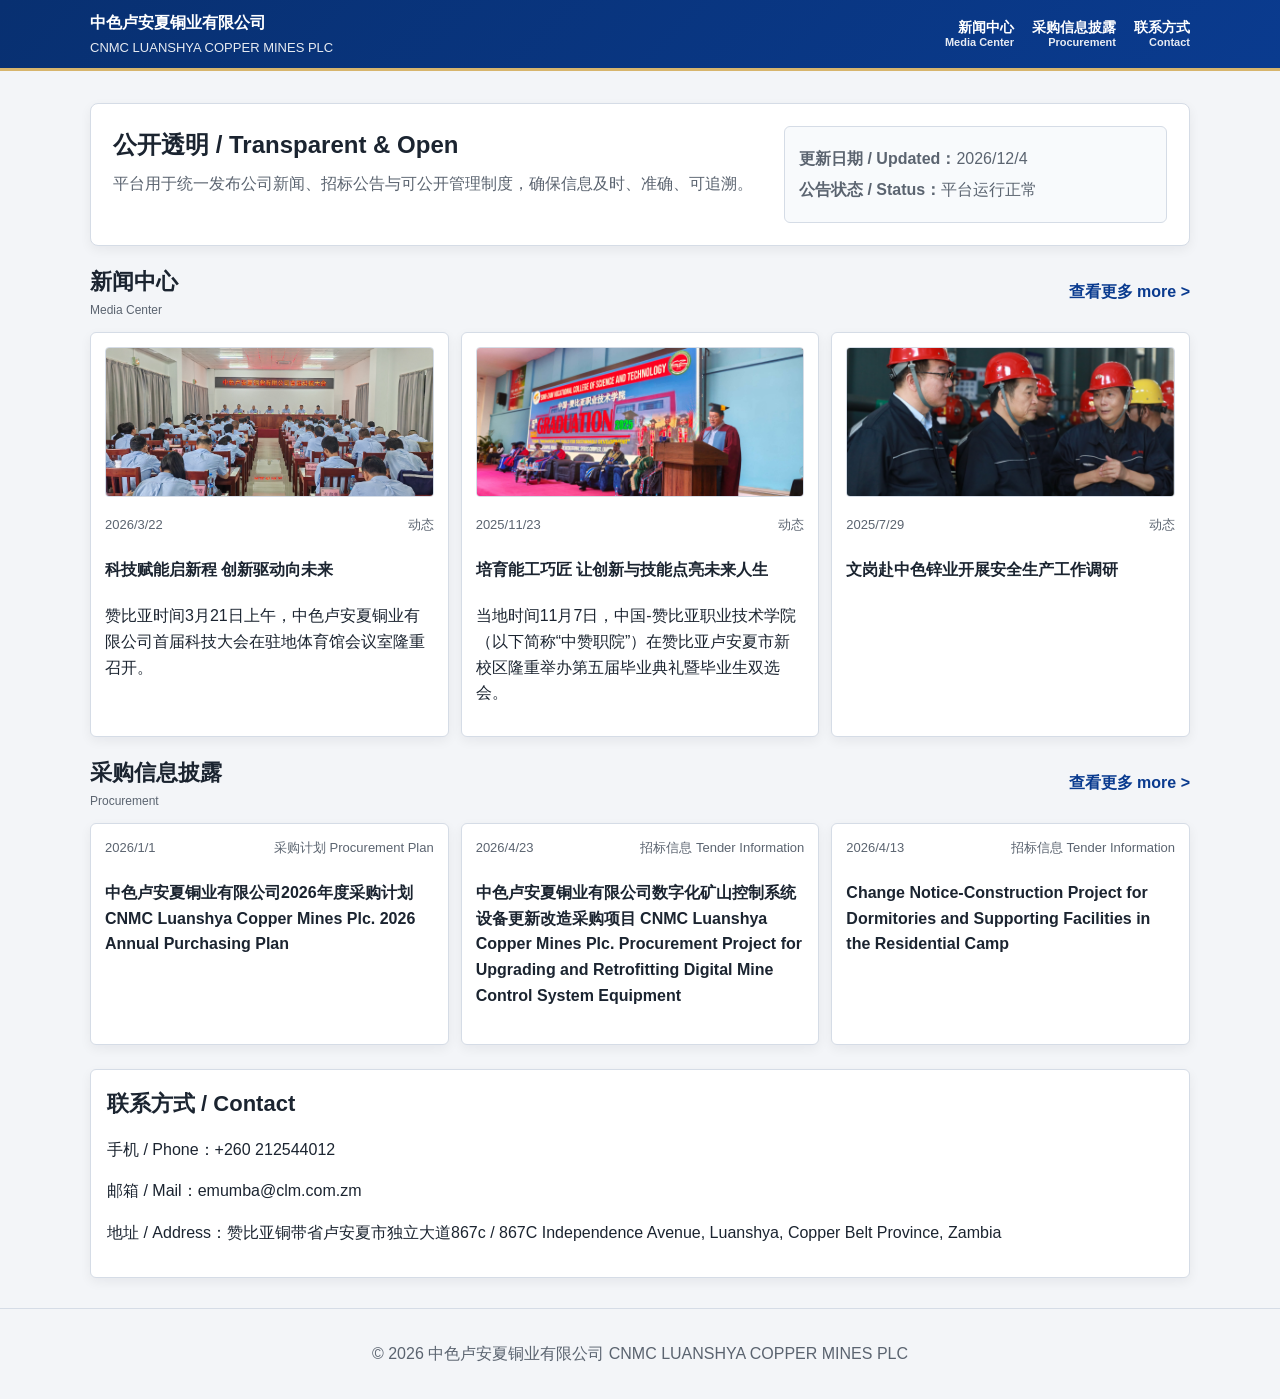
<file: index.html>
<!doctype html>
<html lang="zh-CN">
  <head>
    <meta charset="UTF-8" />
    <meta name="viewport" content="width=device-width, initial-scale=1.0" />
    <title>中色卢安夏铜业有限公司</title>
    <link rel="stylesheet" href="styles.css" />
  </head>
  <body>
    <header class="site-header site-header--sticky">
      <div class="container header-inner">
        <div class="brand-wrap">
          <p class="brand-cn">中色卢安夏铜业有限公司</p>
          <p class="brand-en">CNMC LUANSHYA COPPER MINES PLC</p>
        </div>
        <nav class="main-nav">
          <a href="#news">
            <span class="nav-cn">新闻中心</span>
            <span class="nav-en">Media Center</span>
          </a>
          <a href="#invites">
            <span class="nav-cn">采购信息披露</span>
            <span class="nav-en">Procurement</span>
          </a>
          <!-- <a href="#policies">
            <span class="nav-cn">管理制度</span>
            <span class="nav-en">Policies</span>
          </a> -->
          <a href="#contact">
            <span class="nav-cn">联系方式</span>
            <span class="nav-en">Contact</span>
          </a>
        </nav>
      </div>
    </header>

    <main class="container page-main">
      <section class="hero">
        <div>
          <h2>公开透明 / Transparent & Open</h2>
          <p>
            平台用于统一发布公司新闻、招标公告与可公开管理制度，确保信息及时、准确、可追溯。
          </p>
        </div>
        <div class="hero-meta">
          <p><strong>更新日期 / Updated：</strong><span id="today"></span></p>
          <p><strong>公告状态 / Status：</strong>平台运行正常</p>
        </div>
      </section>

      <section id="news" class="section section--compact">
        <div class="section-head">
          <div>
            <h3>新闻中心</h3>
            <p class="section-sub">Media Center</p>
          </div>
          <a class="more-link" href="list.html?type=news">查看更多 more &gt;</a>
        </div>
        <div class="card-list" id="news-list"></div>
      </section>

      <section id="invites" class="section section--compact">
        <div class="section-head">
          <div>
            <h3>采购信息披露</h3>
            <p class="section-sub">Procurement</p>
          </div>
          <a class="more-link" href="list.html?type=invites">查看更多 more &gt;</a>
        </div>
        <div class="card-list" id="invite-list"></div>
      </section>

      <!-- <section id="policies" class="section">
        <div class="section-head">
          <div>
            <h3>管理制度</h3>
            <p class="section-sub">Policies</p>
          </div>
          <a class="more-link" href="list.html?type=policies">查看更多 more &gt;</a>
        </div>
        <div class="card-list" id="policy-list"></div>
      </section> -->

      <section id="contact" class="section contact">
        <h3>联系方式 / Contact</h3>
        <p>手机 / Phone：+260 212544012</p>
        <p>邮箱 / Mail：emumba@clm.com.zm</p>
        <p>地址 / Address：赞比亚铜带省卢安夏市独立大道867c / 867C Independence Avenue, Luanshya, Copper Belt Province, Zambia</p>
      </section>
    </main>

    <footer class="site-footer">
      <div class="container">
        <p>© 2026 中色卢安夏铜业有限公司 CNMC LUANSHYA COPPER MINES PLC</p>
      </div>
    </footer>

    <script src="site-data.js"></script>
    <script src="app.js"></script>
  </body>
</html>
</file>
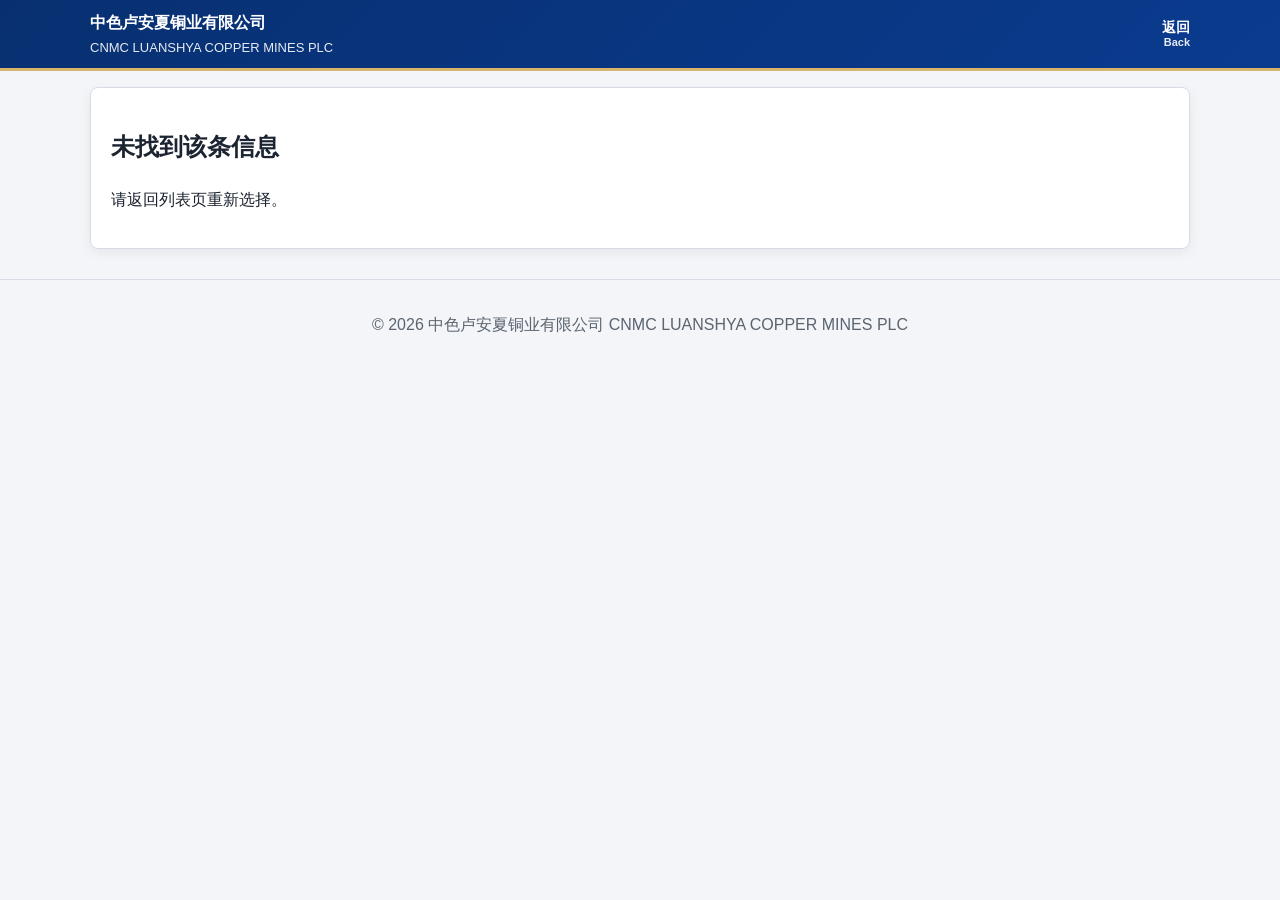
<file: detail.html>
<!doctype html>
<html lang="zh-CN">
  <head>
    <meta charset="UTF-8" />
    <meta name="viewport" content="width=device-width, initial-scale=1.0" />
    <title>详情页 - 中色卢安夏铜业有限公司</title>
    <link rel="stylesheet" href="styles.css" />
  </head>
  <body>
    <header class="site-header site-header--sticky">
      <div class="container header-inner">
        <div class="brand-wrap">
          <p class="brand-cn">中色卢安夏铜业有限公司</p>
          <p class="brand-en">CNMC LUANSHYA COPPER MINES PLC</p>
        </div>
        <nav class="main-nav">
          <a id="back-to-list" href="index.html">
            <span class="nav-cn">返回</span>
            <span class="nav-en">Back</span>
          </a>
        </nav>
      </div>
    </header>

    <main class="container">
      <article class="detail-box" id="detail-box"></article>
    </main>

    <footer class="site-footer">
      <div class="container">
        <p>© 2026 中色卢安夏铜业有限公司 CNMC LUANSHYA COPPER MINES PLC</p>
      </div>
    </footer>

    <script src="site-data.js"></script>
    <script src="detail.js"></script>
  </body>
</html>
</file>
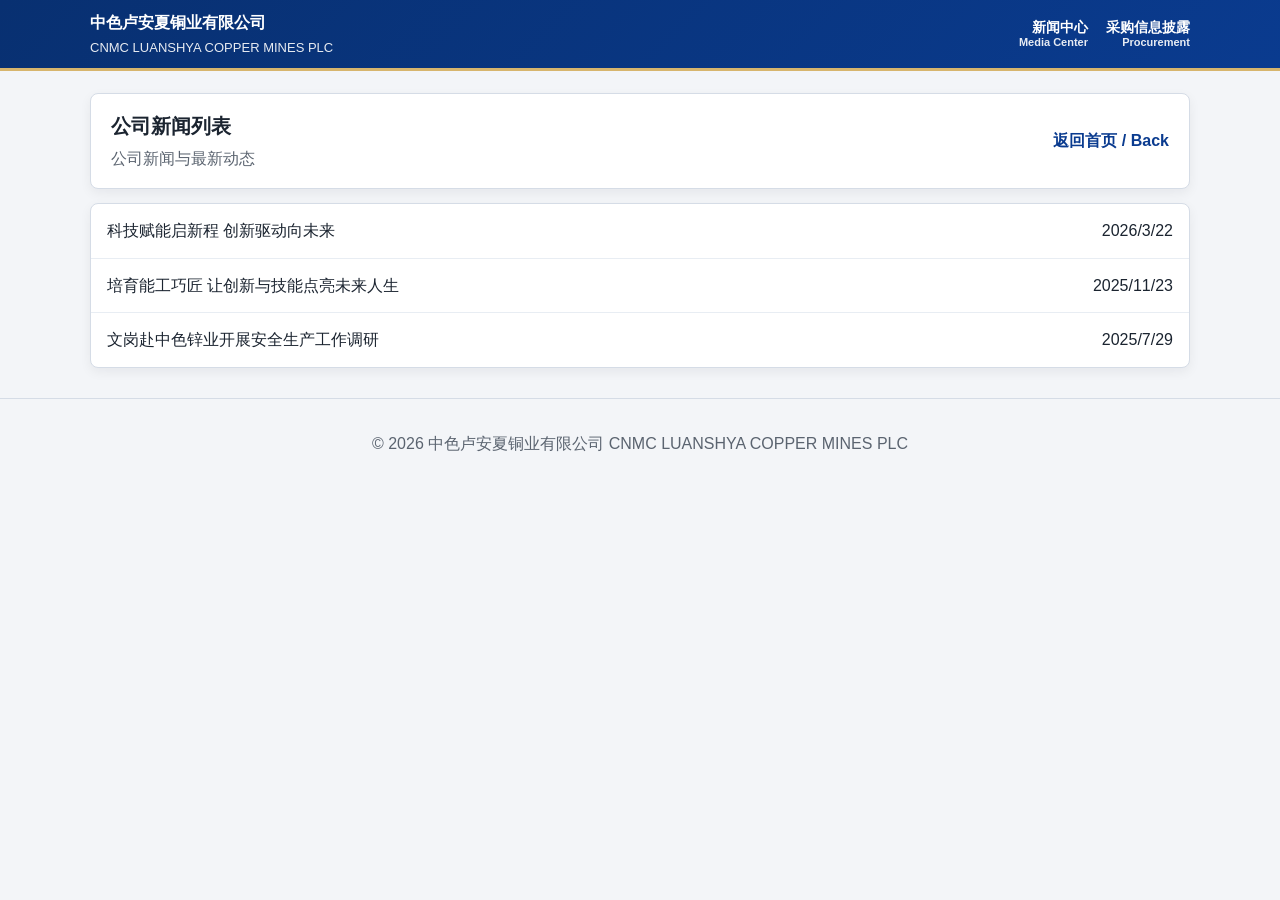
<file: list.html>
<!doctype html>
<html lang="zh-CN">
  <head>
    <meta charset="UTF-8" />
    <meta name="viewport" content="width=device-width, initial-scale=1.0" />
    <title>列表页 - 中色卢安夏铜业有限公司</title>
    <link rel="stylesheet" href="styles.css" />
  </head>
  <body>
    <header class="site-header site-header--sticky">
      <div class="container header-inner">
        <div class="brand-wrap">
          <p class="brand-cn">中色卢安夏铜业有限公司</p>
          <p class="brand-en">CNMC LUANSHYA COPPER MINES PLC</p>
        </div>
        <nav class="main-nav">
          <a href="index.html#news">
            <span class="nav-cn">新闻中心</span>
            <span class="nav-en">Media Center</span>
          </a>
          <a href="index.html#invites">
            <span class="nav-cn">采购信息披露</span>
            <span class="nav-en">Procurement</span>
          </a>
          <!-- <a href="index.html#policies">
            <span class="nav-cn">管理制度</span>
            <span class="nav-en">Policies</span>
          </a> -->
        </nav>
      </div>
    </header>

    <main class="container">
      <section class="list-page-head">
        <div>
          <h2 id="list-page-title">信息列表</h2>
          <p id="list-page-desc">正在加载列表...</p>
        </div>
        <a class="text-link" href="index.html">返回首页 / Back</a>
      </section>
      <section class="list-rows" id="list-rows"></section>
    </main>

    <footer class="site-footer">
      <div class="container">
        <p>© 2026 中色卢安夏铜业有限公司 CNMC LUANSHYA COPPER MINES PLC</p>
      </div>
    </footer>

    <script src="site-data.js"></script>
    <script src="list.js"></script>
  </body>
</html>
</file>
<file: styles.css>
:root {
  --bg: #f3f5f8;
  --card: #ffffff;
  --text: #1b2430;
  --muted: #5b6470;
  --primary: #0a3b8f;
  --border: #d5dce6;
  --shadow: 0 4px 12px rgba(17, 24, 39, 0.06);
}

* {
  box-sizing: border-box;
}

body {
  margin: 0;
  font-family: -apple-system, BlinkMacSystemFont, "Segoe UI", "PingFang SC",
    "Hiragino Sans GB", "Microsoft YaHei", sans-serif;
  color: var(--text);
  background: var(--bg);
  line-height: 1.6;
}

.container {
  width: min(1100px, 92%);
  margin: 0 auto;
}

.site-header {
  background: linear-gradient(135deg, #083071, #0a3b8f);
  color: #fff;
  padding: 10px 0;
  border-bottom: 3px solid #d7b56d;
}

.header-inner {
  display: flex;
  justify-content: space-between;
  align-items: center;
  gap: 12px;
}

.brand-cn {
  margin: 0;
  font-weight: 700;
}

.brand-en {
  margin: 2px 0 0;
  opacity: 0.9;
  font-size: 13px;
  text-transform: uppercase;
}

.site-header--sticky {
  position: sticky;
  top: 0;
  z-index: 50;
}

.main-nav {
  display: flex;
  gap: 18px;
  align-items: center;
}

.main-nav a {
  color: #fff;
  text-decoration: none;
  font-weight: 700;
  display: flex;
  flex-direction: column;
  gap: 1px;
  text-align: right;
}

.nav-cn {
  font-size: 14px;
  line-height: 1.1;
}

.nav-en {
  font-size: 11px;
  opacity: 0.9;
  line-height: 1.1;
}

.page-main {
  padding-top: 10px;
}

.hero {
  margin-top: 22px;
  background: #fff;
  border: 1px solid var(--border);
  border-radius: 8px;
  padding: 22px;
  box-shadow: var(--shadow);
  display: grid;
  grid-template-columns: 1.7fr 1fr;
  gap: 20px;
}

.hero h2 {
  margin: 0 0 6px;
  font-size: 24px;
}

.hero p {
  margin: 0;
  color: var(--muted);
}

.hero-meta {
  background: #f8fafc;
  border: 1px solid var(--border);
  border-radius: 6px;
  padding: 14px;
}

.hero-meta p {
  margin: 5px 0;
}

.section {
  margin-top: 24px;
}

.section--compact {
  margin-top: 18px;
}

.section-head {
  display: flex;
  justify-content: space-between;
  align-items: center;
  gap: 12px;
  margin-bottom: 12px;
}

h3 {
  margin: 0;
  font-size: 22px;
}

.section-sub {
  margin: 2px 0 0;
  color: var(--muted);
  font-size: 12px;
}

.toolbar {
  display: flex;
  gap: 8px;
  flex-wrap: wrap;
}

.more-link {
  color: var(--primary);
  text-decoration: none;
  font-weight: 700;
}

.home-grid {
  display: grid;
  grid-template-columns: 1.6fr 1fr;
  gap: 18px;
  align-items: start;
}

.card-list {
  display: grid;
  grid-template-columns: repeat(3, 1fr);
  gap: 12px;
}

.card {
  background: var(--card);
  border: 1px solid var(--border);
  border-radius: 6px;
  box-shadow: var(--shadow);
  padding: 14px;
}

.card-link {
  text-decoration: none;
  color: inherit;
  display: block;
}

.news-cover {
  width: 100%;
  height: 150px;
  object-fit: cover;
  border-radius: 4px;
  border: 1px solid var(--border);
  margin-bottom: 10px;
}

.meta {
  display: flex;
  justify-content: space-between;
  gap: 10px;
  color: var(--muted);
  font-size: 13px;
  margin-bottom: 6px;
}

.tag {
  display: inline-block;
  margin-top: 8px;
  padding: 2px 8px;
  border-radius: 4px;
  background: #edf2fb;
  color: #163f88;
  font-size: 12px;
}

.contact {
  background: #fff;
  border: 1px solid var(--border);
  border-radius: 6px;
  box-shadow: var(--shadow);
  padding: 16px;
}

.site-footer {
  margin-top: 30px;
  padding: 16px 0;
  border-top: 1px solid var(--border);
  color: var(--muted);
  text-align: center;
}

.btn {
  display: inline-block;
  text-decoration: none;
  border-radius: 8px;
  padding: 9px 14px;
}

.btn-primary {
  background: #fff;
  color: #0b357f;
  font-weight: 700;
}

.list-page-head {
  margin-top: 22px;
  background: #fff;
  border: 1px solid var(--border);
  border-radius: 8px;
  padding: 16px 20px;
  box-shadow: var(--shadow);
  display: flex;
  justify-content: space-between;
  align-items: center;
}

.list-page-head h2 {
  margin: 0;
  font-size: 20px;
}

.list-page-head p {
  margin: 4px 0 0;
  color: var(--muted);
}

.text-link {
  color: var(--primary);
  text-decoration: none;
  font-weight: 600;
}

.list-rows {
  margin-top: 14px;
  background: #fff;
  border: 1px solid var(--border);
  border-radius: 8px;
  box-shadow: var(--shadow);
}

.list-row {
  display: flex;
  justify-content: space-between;
  gap: 12px;
  padding: 14px 16px;
  border-bottom: 1px solid #e8edf3;
}

.list-row:last-child {
  border-bottom: none;
}

.detail-box {
  margin-top: 16px;
  background: #fff;
  border: 1px solid var(--border);
  border-radius: 8px;
  box-shadow: var(--shadow);
  padding: 20px;
}

.detail-cover {
  width: 100%;
  max-width: 780px;
  border: 1px solid var(--border);
  border-radius: 4px;
  margin: 8px auto 16px;
}

.detail-body {
  font-family: "FangSong", "STFangsong", "仿宋", serif;
  font-size: 19px;
  line-height: 1.9;
  color: #1f2937;
}

.detail-title {
  text-align: center;
  margin: 6px 0 8px;
}

.detail-publish-info {
  text-align: center;
  color: var(--muted);
  margin: 0 0 14px;
  font-size: 14px;
}

.detail-paragraph {
  text-indent: 2em;
  margin: 0 0 14px;
}

.detail-image-wrap {
  text-align: center;
}

.detail-image-wrap .detail-cover {
  display: inline-block;
}

.detail-attachments {
  margin-top: 16px;
  padding-top: 12px;
  border-top: 1px solid #e6ebf2;
}

.detail-attachments h4 {
  margin: 0 0 8px;
  font-size: 16px;
}

.detail-attachments ul {
  margin: 0;
  padding-left: 18px;
}

.detail-attachments li {
  margin-bottom: 6px;
}

@media (max-width: 900px) {
  .card-list {
    grid-template-columns: repeat(2, 1fr);
  }

  .hero {
    grid-template-columns: 1fr;
  }

  .home-grid {
    grid-template-columns: 1fr;
  }
}

@media (max-width: 640px) {
  .header-inner,
  .section-head {
    flex-direction: column;
    align-items: flex-start;
  }

  .main-nav {
    width: 100%;
    justify-content: space-between;
    gap: 10px;
  }

  .main-nav a {
    text-align: left;
  }

  .card-list {
    grid-template-columns: 1fr;
  }
}
</file>
